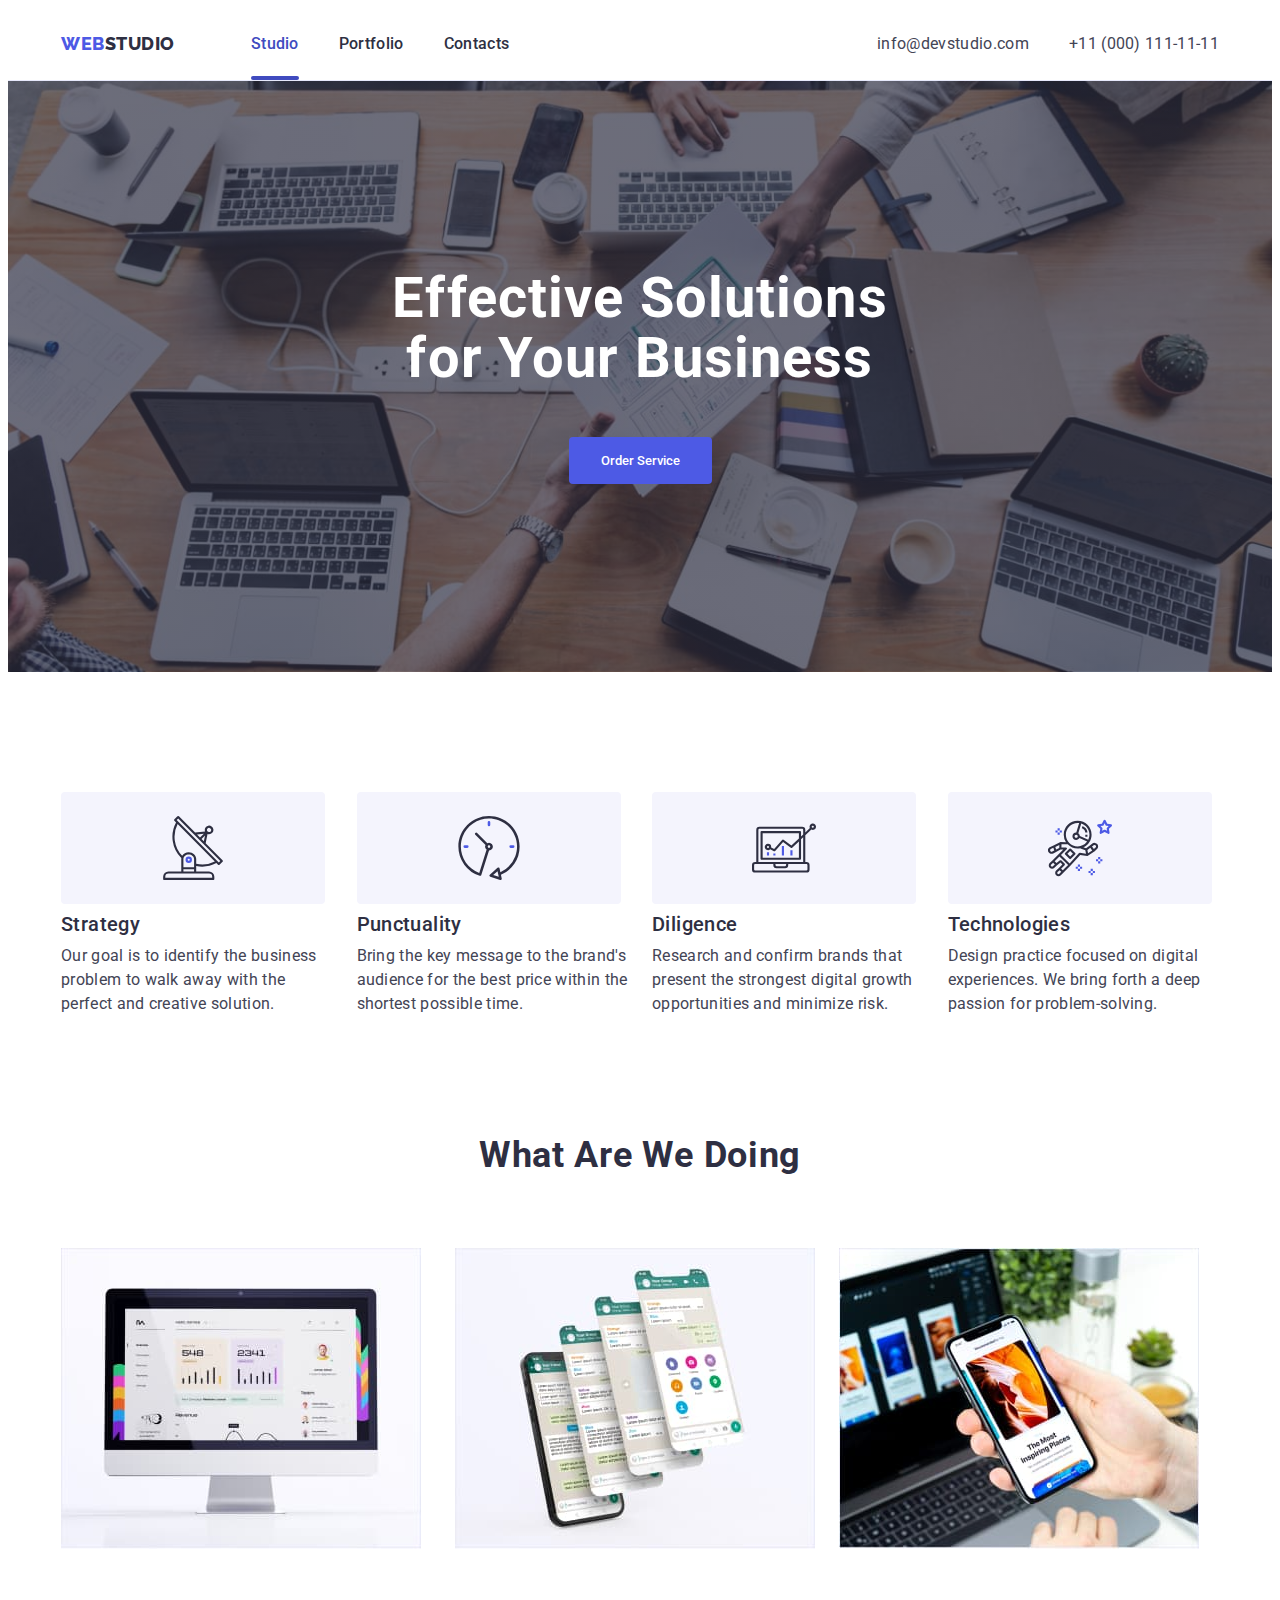
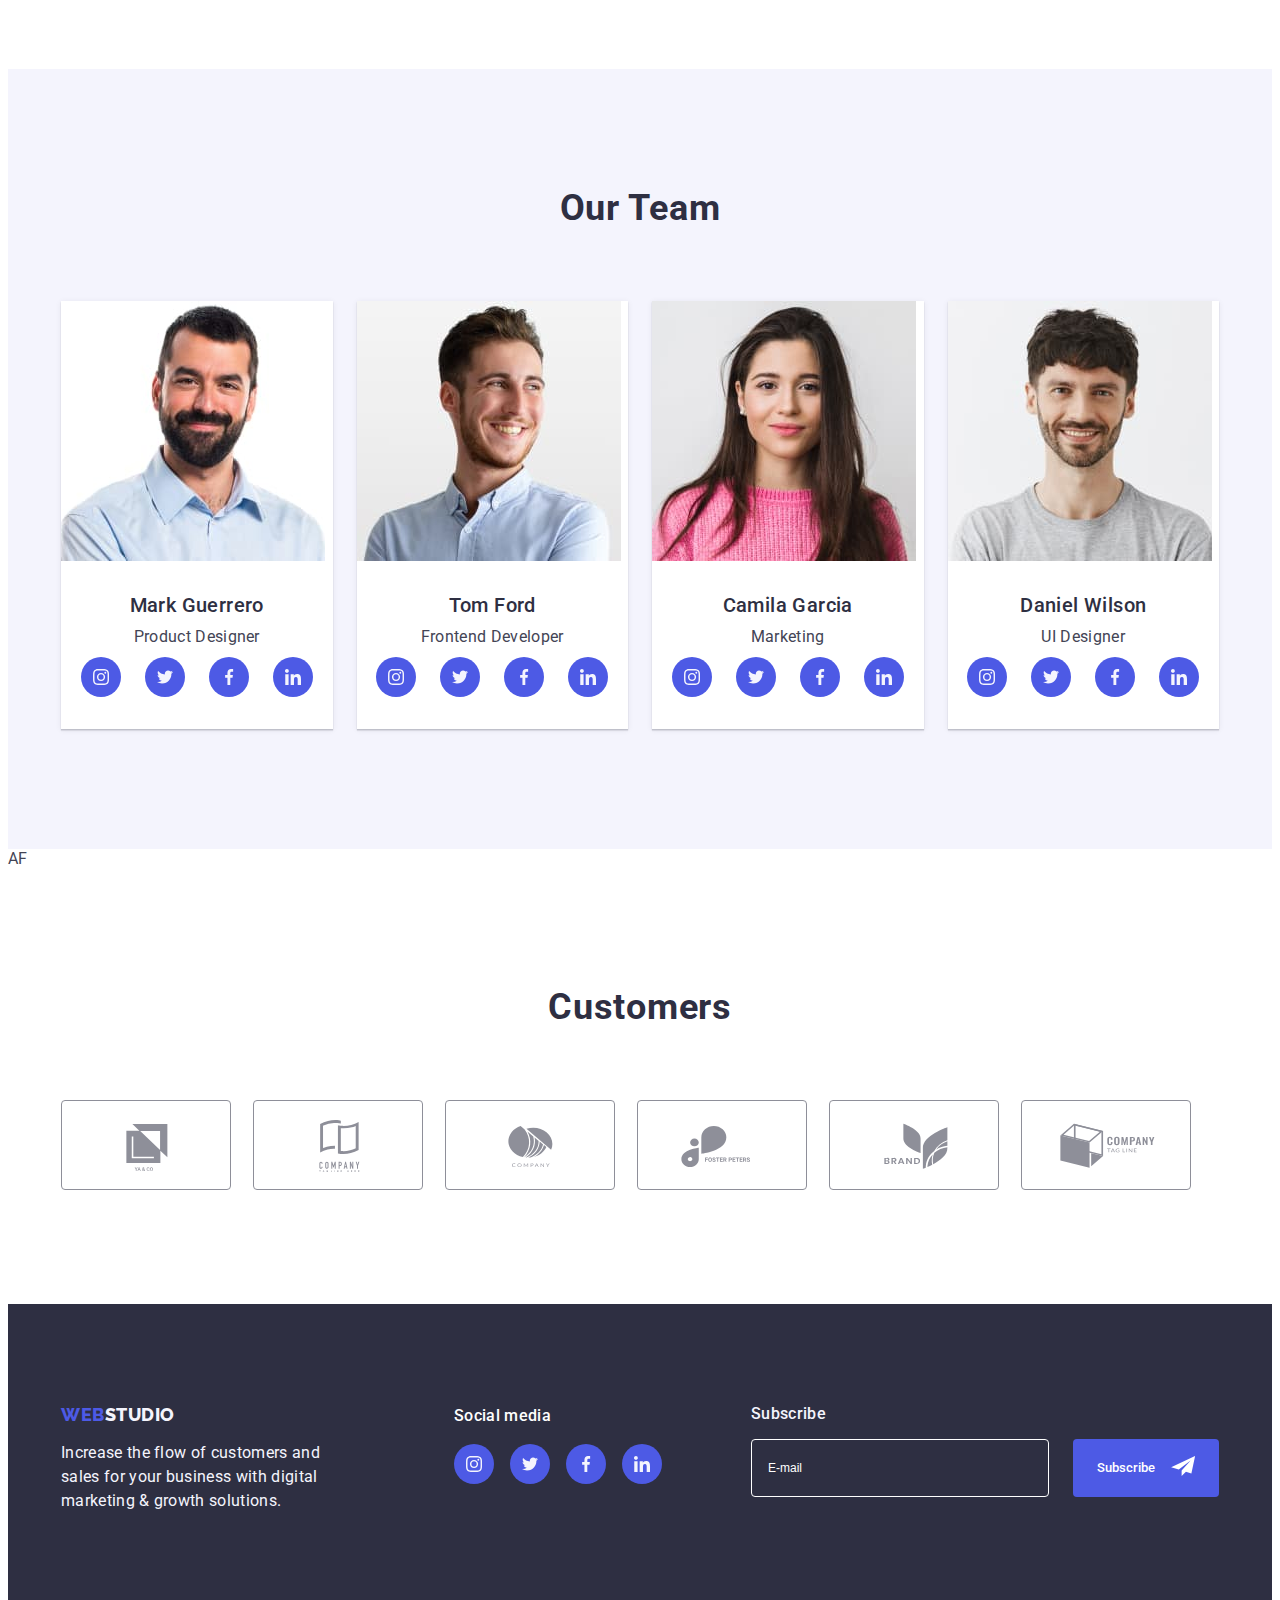
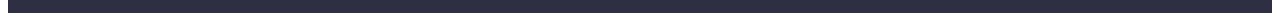
<file: index.html>
<!-- @format -->

<!DOCTYPE html>
<html lang="en">
  <head>
    <meta charset="UTF-8" />
    <meta http-equiv="X-UA-Compatible" content="IE=edge" />
    <meta name="viewport" content="width=device-width, initial-scale=1.0" />
    <title>Main Page</title>
    <link rel="preconnect" href="https://fonts.googleapis.com" />
    <link rel="preconnect" href="https://fonts.gstatic.com" crossorigin />
    <link
      href="https://fonts.googleapis.com/css2?family=Raleway:wght@800&family=Roboto:wght@400;500;700;900&display=swap"
      rel="stylesheet"
    />
    <link
      rel="stylesheet"
      href="https://cdnjs.cloudflare.com/ajax/libs/modern-normalize/1.1.0/modern-normalize.min.css"
      integrity="sha512-wpPYUAdjBVSE4KJnH1VR1HeZfpl1ub8YT/NKx4PuQ5NmX2tKuGu6U/JRp5y+Y8XG2tV+wKQpNHVUX03MfMFn9Q=="
      crossorigin="anonymous"
      referrerpolicy="no-referrer"
    />
    <link rel="stylesheet" href="./css/styles.css" />
  </head>
  <body>
    <header class="header">
      <nav>
        <div class="container main-nav">
          <a class="logo link" href="./index.html">
            Web<span class="logo-second">Studio</span></a
          >
          <ul class="navigation list">
            <li class="item">
              <a class="navigation-link link current" href="./index.html"
                >Studio</a
              >
            </li>
            <li class="item">
              <a class="navigation-link link" href="./portfolio.html"
                >Portfolio</a
              >
            </li>
            <li class="item">
              <a class="navigation-link link" href="">Contacts</a>
            </li>
          </ul>
          <address class="adress">
            <ul class="adress-list list">
              <li>
                <a class="contacts link" href="mailto:info@devstudio.com"
                  >info@devstudio.com</a
                >
              </li>
              <li>
                <a class="contacts link" href="tel:+110001111111"
                  >+11 (000) 111-11-11</a
                >
              </li>
            </ul>
          </address>
        </div>
      </nav>
    </header>
    <main>
      <section class="hero">
        <div class="container">
          <h1 class="hero-title">Effective Solutions for Your Business</h1>
          <button class="hero-btn" data-modal-open type="button">
            Order Service
          </button>
        </div>
      </section>
      <section class="company-values">
        <div class="container">
          <h2 hidden>Company values</h2>
          <ul class="company-values-list list">
            <li class="item">
              <div class="company-values-bg">
                <svg class="company-values-icon" width="64" height="64">
                  <use href="./images/symbol-defs.svg#icon-antenna"></use>
                </svg>
              </div>
              <h3 class="company-values-title">Strategy</h3>
              <p class="company-values-text">
                Our goal is to identify the business problem to walk away with
                the perfect and creative solution.
              </p>
            </li>

            <li class="item">
              <div class="company-values-bg">
                <svg class="company-values-icon" width="64" height="64">
                  <use href="./images/symbol-defs.svg#icon-clock"></use>
                </svg>
              </div>
              <h3 class="company-values-title">Punctuality</h3>
              <p class="company-values-text">
                Bring the key message to the brand's audience for the best price
                within the shortest possible time.
              </p>
            </li>

            <li class="item">
              <div class="company-values-bg">
                <svg class="company-values-icon" width="64" height="64">
                  <use href="./images/symbol-defs.svg#icon-diagram"></use>
                </svg>
              </div>
              <h3 class="company-values-title">Diligence</h3>
              <p class="company-values-text">
                Research and confirm brands that present the strongest digital
                growth opportunities and minimize risk.
              </p>
            </li>

            <li class="item">
              <div class="company-values-bg">
                <svg class="company-values-icon" width="64" height="64">
                  <use href="./images/symbol-defs.svg#icon-astronaut"></use>
                </svg>
              </div>
              <h3 class="company-values-title">Technologies</h3>
              <p class="company-values-text">
                Design practice focused on digital experiences. We bring forth a
                deep passion for problem-solving.
              </p>
            </li>
          </ul>
        </div>
      </section>
      <section class="products">
        <div class="container">
          <h2 class="products-title">What are we doing</h2>
          <ul class="products-list list">
            <li class="item">
              <img
                width="360"
                src="./images/pc.jpg"
                alt="Project on personal computer"
              />
            </li>
            <li>
              <img
                width="360"
                src="./images/messenger.jpg"
                alt="Chat bot project for messenger"
              />
            </li>
            <li>
              <img
                width="360"
                src="./images/smartphone.jpg"
                alt="Project on smartphone"
              />
            </li>
          </ul>
        </div>
      </section>
      <section class="team">
        <div class="container">
          <h2 class="team-title">Our Team</h2>
          <ul class="team-list list">
            <li class="team-item">
              <img
                width="264"
                src="./images/portreit-mark-guerrero.jpg"
                alt="portreit Mark Guerrero"
              />
              <div class="card-content">
                <h3 class="team-item-title">Mark Guerrero</h3>
                <p class="team-text">Product Designer</p>
                <ul class="soc-link-list list">
                  <li class="soc-link-item">
                    <a class="soc-link link" href="">
                      <svg class="soc-link-icon" width="16" height="16">
                        <use
                          href="./images/symbol-defs.svg#icon-instagram"
                        ></use>
                      </svg>
                    </a>
                  </li>

                  <li class="soc-link-item">
                    <a class="soc-link link" href="">
                      <svg class="soc-link-icon" width="16" height="16">
                        <use href="./images/symbol-defs.svg#icon-twitter"></use>
                      </svg>
                    </a>
                  </li>

                  <li class="soc-link-item">
                    <a class="soc-link link" href="">
                      <svg class="soc-link-icon" width="16" height="16">
                        <use
                          href="./images/symbol-defs.svg#icon-facebook"
                        ></use>
                      </svg>
                    </a>
                  </li>

                  <li class="soc-link-item">
                    <a class="soc-link link" href="">
                      <svg class="soc-link-icon" width="16" height="16">
                        <use
                          href="./images/symbol-defs.svg#icon-linkedin"
                        ></use>
                      </svg>
                    </a>
                  </li>
                </ul>
              </div>
            </li>
            <li class="team-item">
              <img
                width="264"
                src="./images/portreit-tom-ford.jpg"
                alt="portreit Tom Ford"
              />
              <div class="card-content">
                <h3 class="team-item-title">Tom Ford</h3>
                <p class="team-text">Frontend Developer</p>
                <ul class="soc-link-list list">
                  <li class="soc-link-item">
                    <a class="soc-link link" href="">
                      <svg class="soc-link-icon" width="16" height="16">
                        <use
                          href="./images/symbol-defs.svg#icon-instagram"
                        ></use>
                      </svg>
                    </a>
                  </li>
                  <li class="soc-link-item">
                    <a class="soc-link link" href="">
                      <svg class="soc-link-icon" width="16" height="16">
                        <use href="./images/symbol-defs.svg#icon-twitter"></use>
                      </svg>
                    </a>
                  </li>
                  <li class="soc-link-item">
                    <a class="soc-link link" href="">
                      <svg class="soc-link-icon" width="16" height="16">
                        <use
                          href="./images/symbol-defs.svg#icon-facebook"
                        ></use>
                      </svg>
                    </a>
                  </li>
                  <li class="soc-link-item">
                    <a class="soc-link link" href="">
                      <svg class="soc-link-icon" width="16" height="16">
                        <use
                          href="./images/symbol-defs.svg#icon-linkedin"
                        ></use>
                      </svg>
                    </a>
                  </li>
                </ul>
              </div>
            </li>
            <li class="team-item">
              <img
                width="264"
                src="./images/portreit-camila-garcia.jpg"
                alt="portreit Camila Garcia"
              />
              <div class="card-content">
                <h3 class="team-item-title">Camila Garcia</h3>
                <p class="team-text">Marketing</p>
                <ul class="soc-link-list list">
                  <li class="soc-link-item">
                    <a class="soc-link link" href="">
                      <svg class="soc-link-icon" width="16" height="16">
                        <use
                          href="./images/symbol-defs.svg#icon-instagram"
                        ></use>
                      </svg>
                    </a>
                  </li>
                  <li class="soc-link-item">
                    <a class="soc-link link" href="">
                      <svg class="soc-link-icon" width="16" height="16">
                        <use href="./images/symbol-defs.svg#icon-twitter"></use>
                      </svg>
                    </a>
                  </li>
                  <li class="soc-link-item">
                    <a class="soc-link link" href="">
                      <svg class="soc-link-icon" width="16" height="16">
                        <use
                          href="./images/symbol-defs.svg#icon-facebook"
                        ></use>
                      </svg>
                    </a>
                  </li>
                  <li class="soc-link-item">
                    <a class="soc-link link" href="">
                      <svg class="soc-link-icon" width="16" height="16">
                        <use
                          href="./images/symbol-defs.svg#icon-linkedin"
                        ></use>
                      </svg>
                    </a>
                  </li>
                </ul>
              </div>
            </li>

            <li class="team-item">
              <img
                width="264"
                src="./images/portrait-daniel-wilson.jpg"
                alt="portrait Daniel Wilson"
              />
              <div class="card-content">
                <h3 class="team-item-title">Daniel Wilson</h3>
                <p class="team-text">UI Designer</p>
                <ul class="soc-link-list list">
                  <li class="soc-link-item">
                    <a class="soc-link link" href="">
                      <svg class="soc-link-icon" width="16" height="16">
                        <use
                          href="./images/symbol-defs.svg#icon-instagram"
                        ></use>
                      </svg>
                    </a>
                  </li>
                  <li class="soc-link-item">
                    <a class="soc-link link" href="">
                      <svg class="soc-link-icon" width="16" height="16">
                        <use href="./images/symbol-defs.svg#icon-twitter"></use>
                      </svg>
                    </a>
                  </li>
                  <li class="soc-link-item">
                    <a class="soc-link link" href="">
                      <svg class="soc-link-icon" width="16" height="16">
                        <use
                          href="./images/symbol-defs.svg#icon-facebook"
                        ></use>
                      </svg>
                    </a>
                  </li>
                  <li class="soc-link-item">
                    <a class="soc-link link" href="">
                      <svg class="soc-link-icon" width="16" height="16">
                        <use
                          href="./images/symbol-defs.svg#icon-linkedin"
                        ></use>
                      </svg>
                    </a>
                  </li>
                </ul>
              </div>
            </li>
          </ul>
        </div>
      </section>
      АF
      <section class="customers">
        <div class="container">
          <h2 class="title">Customers</h2>
          <ul class="customers-list list">
            <li class="customers-item">
              <a class="customers-link link" href="">
                <svg class="customers-icon icon" width="104" height="56">
                  <use href="./images/symbol-defs.svg#icon-yaco"></use>
                </svg>
              </a>
            </li>

            <li class="customers-item">
              <a class="customers-link link" href="">
                <svg class="customers-icon icon" width="104" height="56">
                  <use
                    href="./images/symbol-defs.svg#icon-company-tagline-here"
                  ></use>
                </svg>
              </a>
            </li>

            <li class="customers-item">
              <a class="customers-link link" href="">
                <svg class="customers-icon icon" width="104" height="56">
                  <use href="./images/symbol-defs.svg#icon-company"></use>
                </svg>
              </a>
            </li>

            <li class="customers-item">
              <a class="customers-link link" href="">
                <svg class="customers-icon icon" width="104" height="56">
                  <use href="./images/symbol-defs.svg#icon-foster-peters"></use>
                </svg>
              </a>
            </li>

            <li class="customers-item">
              <a class="customers-link link" href="">
                <svg class="customers-icon icon" width="104" height="56">
                  <use href="./images/symbol-defs.svg#icon-brand"></use>
                </svg>
              </a>
            </li>

            <li class="customers-item">
              <a class="customers-link link" href="">
                <svg class="customers-icon icon" width="104" height="56">
                  <use
                    href="./images/symbol-defs.svg#icon-company-tag-line"
                  ></use>
                </svg>
              </a>
            </li>
          </ul>
        </div>
      </section>
    </main>
    <footer class="foother">
      <div class="foother-conteiner container">
        <div>
          <a class="logo link" href="./index.html">
            Web<span class="logo-footer">Studio</span></a
          >
          <p class="foother-text">
            Increase the flow of customers and sales for your business with
            digital marketing & growth solutions.
          </p>
        </div>
        <div class="social-media">
          <p class="paragraph">Social media</p>
          <ul class="soc-link-list list">
            <li class="soc-link-item">
              <a class="soc-link link" href="">
                <svg class="soc-link-icon" width="16" height="16">
                  <use href="./images/symbol-defs.svg#icon-instagram"></use>
                </svg>
              </a>
            </li>
            <li class="soc-link-item">
              <a class="soc-link link" href="">
                <svg class="soc-link-icon" width="16" height="16">
                  <use href="./images/symbol-defs.svg#icon-twitter"></use>
                </svg>
              </a>
            </li>
            <li class="soc-link-item">
              <a class="soc-link link" href="">
                <svg class="soc-link-icon" width="16" height="16">
                  <use href="./images/symbol-defs.svg#icon-facebook"></use>
                </svg>
              </a>
            </li>
            <li class="soc-link-item">
              <a class="soc-link link" href="">
                <svg class="soc-link-icon" width="16" height="16">
                  <use href="./images/symbol-defs.svg#icon-linkedin"></use>
                </svg>
              </a>
            </li>
          </ul>
        </div>

        <div class="foother-subscribe">
          <p class="foother-subscribe-title">Subscribe</p>
          <form class="foother-form">
            <input
              type="email"
              name="foother-input"
              class="foother-input"
              placeholder="E-mail"
              aria-label="E-mail"
            />
            <button type="submit" class="foother-btn">
              Subscribe
              <span>
                <svg width="24" height="20">
                  <use href="./images/symbol-defs.svg#icon-subscribe"></use>
                </svg>
              </span>
            </button>
          </form>
        </div>
      </div>
    </footer>
    <!--  MODAL -->
    <div class="backdrop is-hidden" data-modal>
      <div class="modal">
        <button class="close" data-modal-close type="button">
          <svg class="close-icon" width="8px" height="8px">
            <use href="./images/symbol-defs.svg#icon-close"></use>
          </svg>
        </button>
        <form class="form">
          <p class="modal-text">
            Leave your contacts and we will call you back
          </p>

          <label for="name" class="modal-label">Name</label>
          <div class="modal-wrapper">
            <input
              type="text"
              name="name"
              id="name"
              class="modal-input"
              required
            />
            <svg class="modal-icon" width="18" height="18">
              <use href="./images/symbol-defs.svg#icon-name"></use>
            </svg>
          </div>

          <label for="phone" class="modal-label">Phone</label>
          <div class="modal-wrapper">
            <input
              type="tel"
              name="phone"
              id="phone"
              class="modal-input"
              required
            />
            <svg class="modal-icon" width="18" height="24">
              <use href="./images/symbol-defs.svg#icon-phone"></use>
            </svg>
          </div>

          <label for="email" class="modal-label">Email</label>
          <div class="modal-wrapper">
            <input
              type="email"
              name="email"
              id="email"
              class="modal-input"
              required
            />
            <svg class="modal-icon" width="18" height="24">
              <use href="./images/symbol-defs.svg#icon-email"></use>
            </svg>
          </div>

          <label for="comment" class="modal-label">Comment</label>
          <div class="modal-wrapper">
            <textarea
              name="comment"
              id="comment"
              class="modal-coments"
              placeholder="Text input"
            ></textarea>
          </div>

          <div class="modal-field">
            <input
              type="checkbox"
              name="privacy"
              id="privacy"
              class="input-check visualy-hidden"
              value="true"
              required
            />
            <label for="privacy" class="label-privacy">
              <span>
                <svg class="check-icon" width="10" height="8">
                  <use href="./images/symbol-defs.svg#icon-check"></use>
                </svg>
              </span>
              I accept the terms and conditions of the
              <a href="" class="link-privacy">Privacy Policy</a>
            </label>
          </div>

          <button type="submit" class="modal-btn">Send</button>
        </form>
      </div>
    </div>
    <script src="./js/modal.js"></script>
  </body>
</html>
</file>
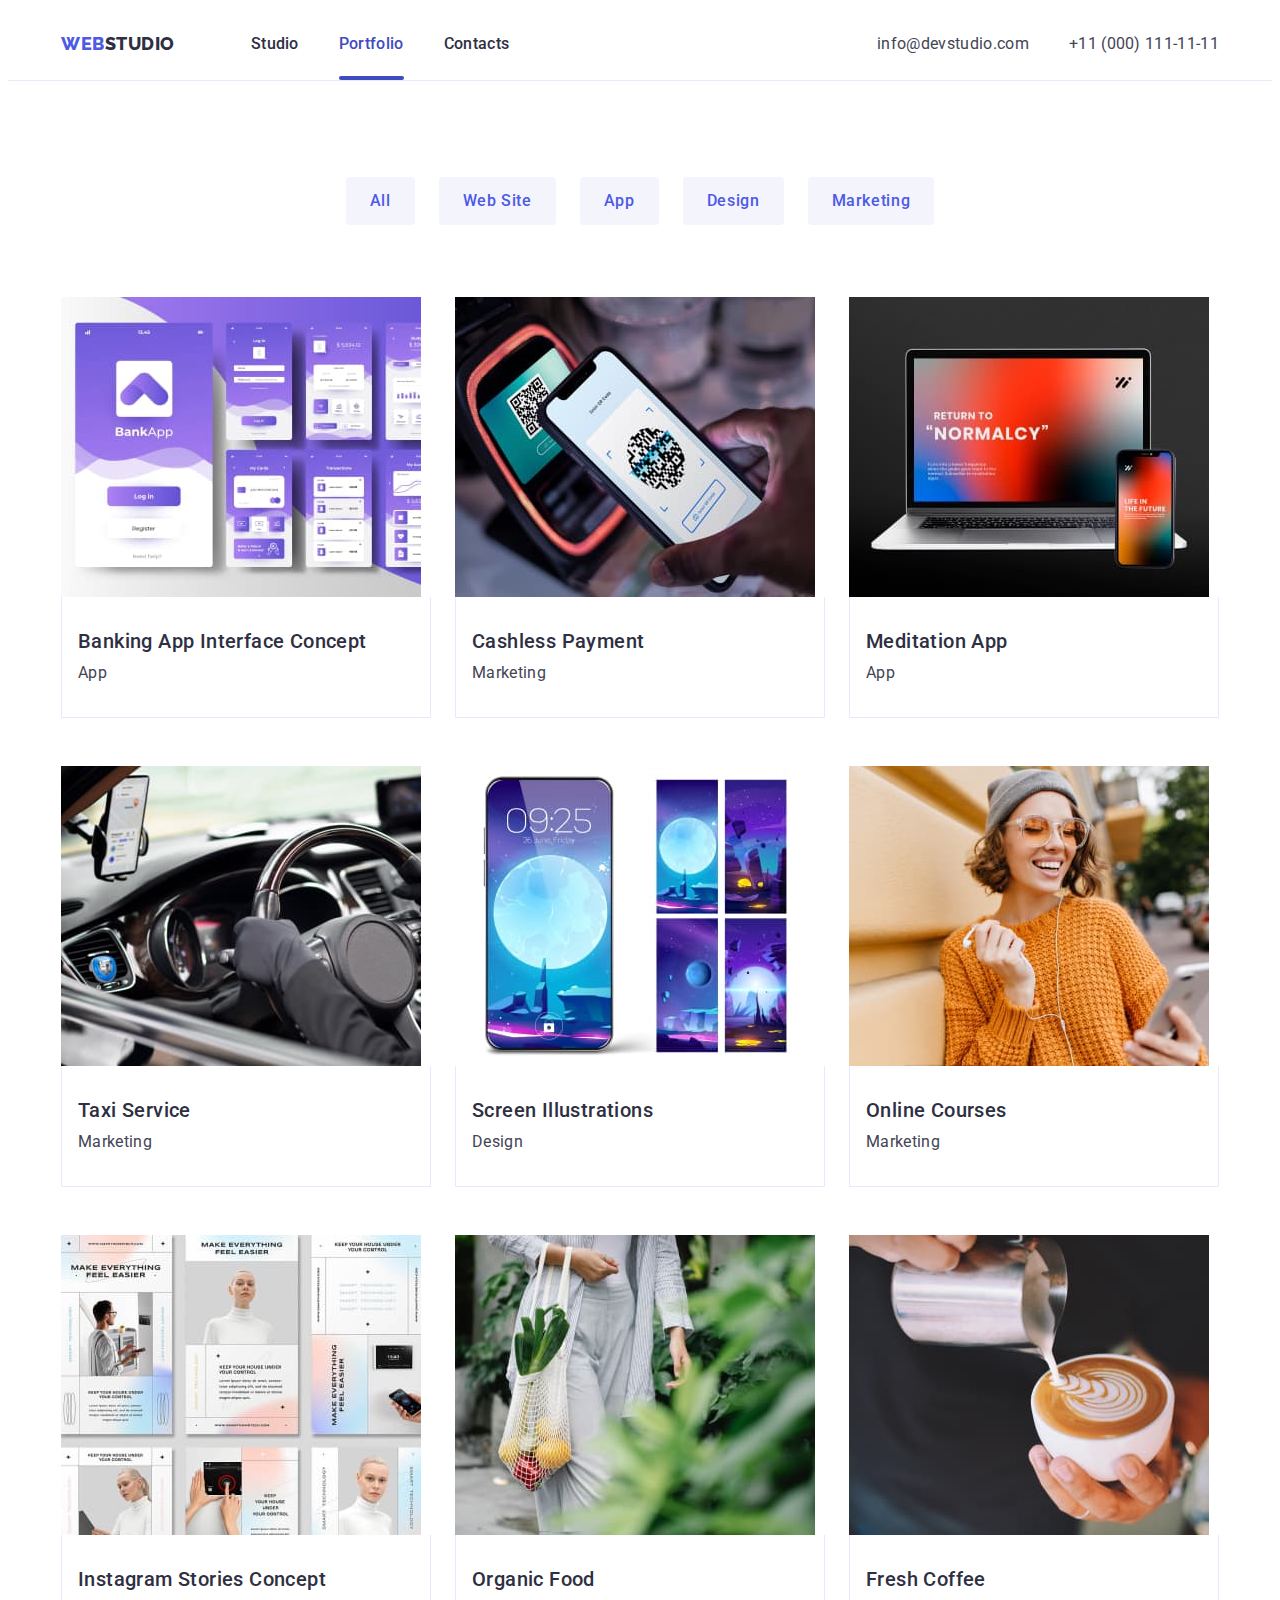
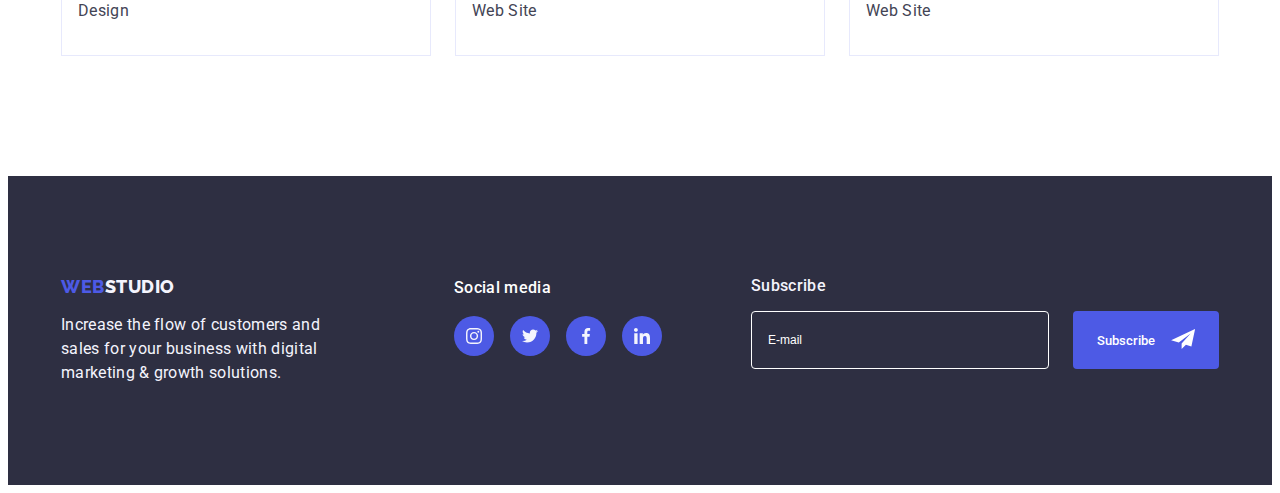
<file: portfolio.html>
<!-- @format -->

<!DOCTYPE html>
<html lang="en">
  <head>
    <meta charset="UTF-8" />
    <meta http-equiv="X-UA-Compatible" content="IE=edge" />
    <meta name="viewport" content="width=device-width, initial-scale=1.0" />
    <title>Main Page</title>
    <link rel="preconnect" href="https://fonts.googleapis.com" />
    <link rel="preconnect" href="https://fonts.gstatic.com" crossorigin />
    <link
      href="https://fonts.googleapis.com/css2?family=Raleway:wght@800&family=Roboto:wght@400;500;700;900&display=swap"
      rel="stylesheet"
    />
    <link
      rel="stylesheet"
      href="https://cdnjs.cloudflare.com/ajax/libs/modern-normalize/1.1.0/modern-normalize.min.css"
      integrity="sha512-wpPYUAdjBVSE4KJnH1VR1HeZfpl1ub8YT/NKx4PuQ5NmX2tKuGu6U/JRp5y+Y8XG2tV+wKQpNHVUX03MfMFn9Q=="
      crossorigin="anonymous"
      referrerpolicy="no-referrer"
    />
    <link rel="stylesheet" href="./css/styles.css" />
  </head>
  <body>
    <header class="header">
      <!-- <div class="container"> -->
      <nav>
        <div class="container main-nav">
          <a class="logo link" href="./index.html">
            Web<span class="logo-second">Studio</span></a
          >
          <ul class="navigation list">
            <li class="item">
              <a class="navigation-link link" href="./index.html">Studio</a>
            </li>
            <li class="item">
              <a class="navigation-link link current" href="./portfolio.html"
                >Portfolio</a
              >
            </li>
            <li class="item">
              <a class="navigation-link link" href="">Contacts</a>
            </li>
          </ul>
          <address class="adress">
            <ul class="adress-list list">
              <li>
                <a class="contacts link" href="mailto:info@devstudio.com"
                  >info@devstudio.com</a
                >
              </li>
              <li>
                <a class="contacts link" href="tel:+110001111111"
                  >+11 (000) 111-11-11</a
                >
              </li>
            </ul>
          </address>
        </div>
      </nav>
      <!-- </div> -->
    </header>
    <main>
      <!-- filters -->
      <section class="portfolio">
        <div class="container">
          <h1 hidden>portfolio</h1>
          <ul class="filters-list list">
            <li><button class="filters-btn" type="button">All</button></li>
            <li><button class="filters-btn" type="button">Web Site</button></li>
            <li><button class="filters-btn" type="button">App</button></li>
            <li><button class="filters-btn" type="button">Design</button></li>
            <li>
              <button class="filters-btn" type="button">Marketing</button>
            </li>
          </ul>
          <ul class="portfolio-list list">
            <li class="item">
              <a class="portfolio-link link" href="">
                <div class="text-overlay-wrap">
                  <img
                    src="./images/banking-app.jpg"
                    alt="banking app"
                    width="360"
                    height="300"
                  />
                  <p class="text-overlay">
                    14 Stylish and User-Friendly App Design Concepts · Task
                    Manager App · Calorie Tracker App · Exotic Fruit Ecommerce
                    App · Cloud Storage App
                  </p>
                </div>
                <div class="card">
                  <h2 class="card-title">Banking App Interface Concept</h2>
                  <p class="portfolio-text">App</p>
                </div>
              </a>
            </li>

            <li class="item">
              <a class="portfolio-link link" href="">
                <div class="text-overlay-wrap">
                  <img
                    src="./images/cashless-payment.jpg"
                    alt="cashless payment"
                    width="360"
                    height="300"
                  />
                  <p class="text-overlay">
                    14 Stylish and User-Friendly App Design Concepts · Task
                    Manager App · Calorie Tracker App · Exotic Fruit Ecommerce
                    App · Cloud Storage App
                  </p>
                </div>
                <div class="card">
                  <h2 class="card-title">Cashless Payment</h2>
                  <p class="portfolio-text">Marketing</p>
                </div>
              </a>
            </li>

            <li class="item">
              <a class="portfolio-link link" href="">
                <div class="text-overlay-wrap">
                  <img
                    src="./images/meditation-app.jpg"
                    alt="meditation app"
                    width="360"
                    height="300"
                  />
                  <p class="text-overlay">
                    14 Stylish and User-Friendly App Design Concepts · Task
                    Manager App · Calorie Tracker App · Exotic Fruit Ecommerce
                    App · Cloud Storage App
                  </p>
                </div>
                <div class="card">
                  <h2 class="card-title">Meditation App</h2>
                  <p class="portfolio-text">App</p>
                </div>
              </a>
            </li>

            <li class="item">
              <a class="portfolio-link link" href="">
                <div class="text-overlay-wrap">
                  <img
                    src="./images/taxi-srvices.jpg"
                    alt="taxi srvices"
                    width="360"
                    height="300"
                  />
                  <p class="text-overlay">
                    14 Stylish and User-Friendly App Design Concepts · Task
                    Manager App · Calorie Tracker App · Exotic Fruit Ecommerce
                    App · Cloud Storage App
                  </p>
                </div>
                <div class="card">
                  <h2 class="card-title">Taxi Service</h2>
                  <p class="portfolio-text">Marketing</p>
                </div>
              </a>
            </li>

            <li class="item">
              <a class="portfolio-link link" href="">
                <div class="text-overlay-wrap">
                  <img
                    src="./images/screen-illustrations.jpg"
                    alt="screen illustrations"
                    width="360"
                    height="300"
                  />
                  <p class="text-overlay">
                    14 Stylish and User-Friendly App Design Concepts · Task
                    Manager App · Calorie Tracker App · Exotic Fruit Ecommerce
                    App · Cloud Storage App
                  </p>
                </div>
                <div class="card">
                  <h2 class="card-title">Screen Illustrations</h2>
                  <p class="portfolio-text">Design</p>
                </div>
              </a>
            </li>

            <li class="item">
              <a class="portfolio-link link" href="">
                <div class="text-overlay-wrap">
                  <img
                    src="./images/online-courses.jpg"
                    alt="online courses"
                    width="360"
                    height="300"
                  />
                  <p class="text-overlay">
                    14 Stylish and User-Friendly App Design Concepts · Task
                    Manager App · Calorie Tracker App · Exotic Fruit Ecommerce
                    App · Cloud Storage App
                  </p>
                </div>
                <div class="card">
                  <h2 class="card-title">Online Courses</h2>
                  <p class="portfolio-text">Marketing</p>
                </div>
              </a>
            </li>

            <li class="item">
              <a class="portfolio-link link" href="">
                <div class="text-overlay-wrap">
                  <img
                    src="./images/instagram.jpg"
                    alt="instagram stories"
                    width="360"
                    height="300"
                  />
                  <p class="text-overlay">
                    14 Stylish and User-Friendly App Design Concepts · Task
                    Manager App · Calorie Tracker App · Exotic Fruit Ecommerce
                    App · Cloud Storage App
                  </p>
                </div>
                <div class="card">
                  <h2 class="card-title">Instagram Stories Concept</h2>
                  <p class="portfolio-text">Design</p>
                </div>
              </a>
            </li>

            <li class="item">
              <a class="portfolio-link link" href="">
                <div class="text-overlay-wrap">
                  <img
                    src="./images/organic-food.jpg"
                    alt="organic food"
                    width="360"
                    height="300"
                  />
                  <p class="text-overlay">
                    14 Stylish and User-Friendly App Design Concepts · Task
                    Manager App · Calorie Tracker App · Exotic Fruit Ecommerce
                    App · Cloud Storage App
                  </p>
                </div>
                <div class="card">
                  <h2 class="card-title">Organic Food</h2>
                  <p class="portfolio-text">Web Site</p>
                </div>
              </a>
            </li>

            <li class="item">
              <a class="portfolio-link link" href="">
                <div class="text-overlay-wrap">
                  <img
                    src="./images/coffee.jpg"
                    alt="coffee"
                    width="360"
                    height="300"
                  />
                  <p class="text-overlay">
                    14 Stylish and User-Friendly App Design Concepts · Task
                    Manager App · Calorie Tracker App · Exotic Fruit Ecommerce
                    App · Cloud Storage App
                  </p>
                </div>
                <div class="card">
                  <h2 class="card-title">Fresh Coffee</h2>
                  <p class="portfolio-text">Web Site</p>
                </div>
              </a>
            </li>
          </ul>
        </div>
      </section>
    </main>
    <footer class="foother">
      <div class="foother-conteiner container">
        <div>
          <a class="logo link" href="./index.html">
            Web<span class="logo-footer">Studio</span></a
          >
          <p class="foother-text">
            Increase the flow of customers and sales for your business with
            digital marketing & growth solutions.
          </p>
        </div>
        <div class="social-media">
          <p class="paragraph">Social media</p>
          <ul class="soc-link-list list">
            <li class="soc-link-item">
              <a class="soc-link link" href="">
                <svg class="soc-link-icon" width="16" height="16">
                  <use href="./images/symbol-defs.svg#icon-instagram"></use>
                </svg>
              </a>
            </li>
            <li class="soc-link-item">
              <a class="soc-link link" href="">
                <svg class="soc-link-icon" width="16" height="16">
                  <use href="./images/symbol-defs.svg#icon-twitter"></use>
                </svg>
              </a>
            </li>
            <li class="soc-link-item">
              <a class="soc-link link" href="">
                <svg class="soc-link-icon" width="16" height="16">
                  <use href="./images/symbol-defs.svg#icon-facebook"></use>
                </svg>
              </a>
            </li>
            <li class="soc-link-item">
              <a class="soc-link link" href="">
                <svg class="soc-link-icon" width="16" height="16">
                  <use href="./images/symbol-defs.svg#icon-linkedin"></use>
                </svg>
              </a>
            </li>
          </ul>
        </div>

        <div class="foother-subscribe">
          <p class="foother-subscribe-title">Subscribe</p>
          <form class="foother-form">
            <input
              type="email"
              name="foother-input"
              class="foother-input"
              placeholder="E-mail"
              aria-label="E-mail"
            />
            <button type="submit" class="foother-btn">
              Subscribe
              <span>
                <svg width="24" height="20">
                  <use href="./images/symbol-defs.svg#icon-subscribe"></use>
                </svg>
              </span>
            </button>
          </form>
        </div>
      </div>
    </footer>
  </body>
</html>
</file>
<file: css/styles.css>
/** @format */

:root {
  --primery-text-color: #434455;
  --hover-color: #404bbf;
  --accent-color: #4d5ae5;
  --hero-text: #ffffff;
  --title: #2e2f42;
  --foother-text: #f4f4fd;
  --color-border: #e7e9fc;
  --bg-gradient: linear-gradient(rgba(46, 47, 66, 0.7), rgba(46, 47, 66, 0.7));
  --border: rgba(142, 143, 153, 1);
  --clients: #8e8f99;
  --footer-hover: rgba(49, 208, 170, 1);
  --backdrop: rgba(46, 47, 66, 0.4);
  --modal-background: #fcfcfc;
  --close: #e7e9fc;
}

body {
  font-family: "Roboto", sans-serif;
  letter-spacing: 0.02em;
  color: var(--primery-text-color);
  background: var(--hero-text);
}

h1,
h2,
h3,
h4,
h5,
h6,
p {
  margin: 0;
}
ul {
  margin: 0;
  padding-left: 0;
}

img {
  display: block;
}

.list {
  text-decoration: none;
}
.link {
  text-decoration: none;
}

.container {
  width: 1158px;
  padding-left: 15px;
  padding-right: 15px;
  margin: 0 auto;
}

.visualy-hidden {
  position: absolute;
  width: 1px;
  height: 1px;
  margin: -1px;
  border: 0;
  padding: 0;
  white-space: nowrap;
  clip-path: inset(100%);
  clip: rect(0 0 0 0);
  overflow: hidden;
}

/* ----------HEADER----------------------- */
header {
  border-bottom: 1px solid var(--color-border);
}

.header .container {
  display: flex;
}

.logo {
  font-family: "Raleway", sans-serif;
  font-weight: 800;
  font-size: 18px;
  line-height: 1.17;
  letter-spacing: 0.03em;
  text-transform: uppercase;
  text-decoration: none;
  color: var(--accent-color);
  word-spacing: -5px;
}

.logo-second {
  color: var(--title);
}
.list {
  list-style: none;
}

.navigation,
.adress-list {
  list-style-type: none;
}

.main-nav {
  display: flex;
  align-items: center;
}

.navigation {
  display: flex;
  margin-left: 76px;
}
.navigation .item + .item {
  margin-left: 40px;
}

.adress {
  font-style: normal;
  margin-left: auto;
}

.navigation-link {
  display: block;
  padding: 24px 0 24px 0;

  font-weight: 500;
  font-size: 16px;
  line-height: 1.5;
  letter-spacing: 0.02em;
  color: var(--title);
  transition-property: color;
  transition-duration: 250ms;
  transition-timing-function: cubic-bezier(0.4, 0, 0.2, 1);
}

.adress-list {
  display: flex;
  gap: 0 40px;
}

.contacts {
  font-style: normal;
  text-decoration: none;
  line-height: 1.5;
  color: var(--primery-text-color);
  transition-property: color;
  transition-duration: 250ms;
  transition-timing-function: cubic-bezier(0.4, 0, 0.2, 1);
}

.contacts:hover,
.contacts:focus,
.navigation-link:hover,
.navigation-link:focus {
  color: var(--hover-color);
}

.current {
  position: relative;
  color: var(--hover-color);
}

.current::after {
  position: absolute;
  left: 0;
  bottom: 0;
  content: "";
  width: 100%;
  height: 4px;
  border-radius: 2px;
  background-color: var(--hover-color);
}
/* ----------------HERO------------------------ */
.hero-btn {
  display: block;
  margin: 0 auto;
  border: transparent;
  padding: 16px 32px;
  background-color: var(--accent-color);
  color: var(--hero-text);
  font-family: "Roboto", sans-serif;
  font-weight: 500;
  cursor: pointer;
  border-radius: 4px;
  transition-property: background-color;
  transition-duration: 250ms;
  transition-timing-function: cubic-bezier(0.4, 0, 0.2, 1);
}

.hero-btn:hover,
.hero-btn:focus {
  background-color: var(--hover-color);
}

.hero {
  background-color: var(--title);
  background-image: var(--bg-gradient), url(../images/hero-bg.jpg);
  background-repeat: no-repeat;
  background-position: center;
  background-size: cover;
  padding: 188px 0;
  max-width: 1440px;
}
.hero-title {
  width: 496px;
  font-size: 56px;
  line-height: 1.07;
  color: var(--hero-text);
  text-align: center;
  letter-spacing: 0.02em;
  margin: 0 auto 48px auto;
}

/* ------------------Company values-------------- */
.company-values {
  padding-top: 120px;
  padding-bottom: 120px;
}

.company-values-list {
  display: flex;
  gap: 0 24px;
  list-style-type: none;
  line-height: 1.5;
}

.company-values-list > .item {
  width: calc((100% - 72px) / 4);
}

.company-values-title {
  margin-bottom: 8px;
  font-weight: 500;
  font-size: 20px;
  line-height: 1.2;
  letter-spacing: 0.02em;
  color: var(--title);
}
.company-values-text {
  color: var(--primery-text-color);
}

.company-values-bg {
  display: flex;
  justify-content: center;
  align-items: center;
  width: 264px;
  height: 112px;
  background-color: var(--foother-text);
  margin-bottom: 8px;
  border-radius: 4px;
}

/* --------------products and team---------------------- */

.products {
  padding-bottom: 120px;
}

.products-list {
  display: flex;
  gap: 0 24px;
  list-style-type: none;
}
.products .item {
  width: calc((100% - 48px) / 3);
}

.team-list {
  display: flex;
  gap: 0 24px;
  list-style-type: none;
}

.team .team-item {
  background-color: var(--hero-text);
  align-items: center;
  width: calc((100% - 72px) / 4);
}

.team {
  background-color: var(--foother-text);
  padding-top: 120px;
  padding-bottom: 120px;
}

.team .card-content {
  padding: 32px 0;
}
.products-title,
.team-title,
.customers .title {
  font-size: 36px;
  line-height: 1.11;
  text-align: center;
  text-transform: capitalize;
  letter-spacing: 0.02em;
  color: var(--title);
  margin-bottom: 72px;
}

.team-item {
  box-shadow: 0px 1px 6px rgba(46, 47, 66, 0.08),
    0px 1px 1px rgba(46, 47, 66, 0.16), 0px 2px 1px rgba(46, 47, 66, 0.08);
}

.team-item-title {
  margin-bottom: 8px;
  text-align: center;
  font-weight: 500;
  font-size: 20px;
  line-height: 1.2;
  letter-spacing: 0.02em;
  color: var(--title);
}
.team-text {
  text-align: center;
  line-height: 1.5;
  margin-bottom: 8px;
}

.soc-link-list {
  display: flex;
  justify-content: center;
  gap: 24px;
}

.soc-link-item {
  width: 40px;
  height: 40px;
}

.soc-link {
  width: 100%;
  height: 100%;
  border-radius: 50%;
  background-color: var(--accent-color);
  display: flex;
  align-items: center;
  justify-content: center;
  transition-property: background-color;
  transition-duration: 250ms;
  transition-timing-function: cubic-bezier(0.4, 0, 0.2, 1);
}

.soc-link:hover,
.soc-link:focus {
  background-color: var(--hover-color);
}
/*------------ customers---------------- */
.customers {
  padding-top: 120px;
  padding-bottom: 116px;
}

.customers .list {
  display: flex;
  gap: 24px;
}

.customers-item {
  width: 168px;
  height: 88px;
}
.customers-link {
  display: flex;
  width: 100%;
  height: 100%;
  border: 1px solid var(--border);
  border-radius: 4px;
  align-items: center;
  justify-content: center;
  transition-property: border-color;
  transition-duration: 250ms;
  transition-timing-function: cubic-bezier(0.4, 0, 0.2, 1);
}

.customers-icon {
  fill: var(--clients);
  transition-property: fill;
  transition-duration: 250ms;
  transition-timing-function: cubic-bezier(0.4, 0, 0.2, 1);
}

.customers-link:hover,
.customers-link:focus {
  border-color: var(--hover-color);
}

.customers-link:hover .customers-icon,
.customers-link:focus .customers-icon {
  fill: var(--hover-color);
}

/* -------foother------------ */
.foother {
  color: var(--foother-text);
  background-color: var(--title);
  padding-top: 100px;
  padding-bottom: 100px;
}

.logo-footer {
  color: var(--foother-text);
}
.foother-text {
  line-height: 1.5;
  margin-top: 16px;
  width: 264px;
}

.foother-conteiner {
  display: flex;
  justify-content: space-between;
}

.social-media {
  margin-left: 120px;
}

.social-media .paragraph {
  font-weight: 500;
  font-size: 16px;
  line-height: 1.5;
  color: var(--hero-text);
}
.foother .soc-link-list {
  margin-top: 16px;
  gap: 16px;
}

.foother .soc-link:hover,
.foother .soc-link:focus {
  background-color: var(--footer-hover);
}

.foother-subscribe-title{
  font-weight: 500;
}

.foother-subscribe {
  margin-left: 80px;
}

.foother-form {
  margin-top: 16px;
  display: flex;
  gap: 24px;
}

.foother-input {
  color: var(--hero-text);
  padding: 8px 16px;
  width: 264px;
  height: 40px;
  background-color: transparent;
  border: 1px solid var(--hero-text);
  border-radius: 4px;
  font-size: 12px;
  line-height: 2;
}

.foother-input::placeholder {
  color: var(--hero-text);
  font-size: 12px;
  line-height: 2;
}

.foother-btn {
  padding: 8px 24px;
  display: flex;
  align-items: center;
  justify-items: center;
  cursor: pointer;
  font-family: inherit;
  font-weight: 500;
  color: var(--hero-text);
  background-color: var(--accent-color);
  gap: 16px;
  fill: var(--hero-text);
  border-radius: 4px;
  border: transparent;
  transition-property: border-color;
  transition-duration: 250ms;
  transition-timing-function: cubic-bezier(0.4, 0, 0.2, 1);
}

.foother-btn:hover,
.foother-btn:focus {
  background-color: var(--hover-color);
}

/* --------------   P O R T F O L I O -------------- */
.portfolio {
  padding-top: 96px;
  padding-bottom: 120px;
}

.filters-list {
  display: flex;
  gap: 0 24px;
  margin-bottom: 72px;
  justify-content: center;
}

.filters-list {
  list-style-type: none;
}
.portfolio-list {
  display: flex;
  flex-wrap: wrap;
  gap: 48px 24px;
  list-style-type: none;
}

.filters-btn {
  padding: 12px 24px;
  border-radius: 4px;
  border: transparent;
  background-color: var(--foother-text);
  color: var(--accent-color);
  font-weight: 500;
  font-family: "Roboto", sans-serif;
  font-size: 16px;
  line-height: 1.5;
  letter-spacing: 0.04em;
  cursor: pointer;
  transition-property: background-color, color, box-shadow;
  transition-duration: 250ms;
  transition-timing-function: cubic-bezier(0.4, 0, 0.2, 1);
}

.filters-btn:hover,
.filters-btn:focus {
  background-color: var(--hover-color);
  color: var(--hero-text);
  box-shadow: 0px 3px 1px rgba(0, 0, 0, 0.1), 0px 2px 1px rgba(0, 0, 0, 0.08),
    0px 2px 2px rgba(0, 0, 0, 0.12);
}
.filters-list {
  color: var(--accent-color);
}

.card-title {
  margin-bottom: 8px;
  font-weight: 500;
  font-size: 20px;
  line-height: 1.2;
  letter-spacing: 0.02em;
  color: var(--title);
}

.portfolio-list {
  line-height: 1.5;
}

.portfolio-list .item {
  box-sizing: border-box;
  width: calc((100% - 48px) / 3);
}

.portfolio-list .card {
  border: 1px solid var(--color-border);
  border-top: none;
  padding: 32px 16px 32px 16px;
}

.portfolio-text {
  line-height: 1.5;
  color: var(--primery-text-color);
}

.portfolio-link {
  display: block;
  transition-property: box-shadow;
  transition-duration: 250ms;
  transition-timing-function: cubic-bezier(0.4, 0, 0.2, 1);
}

.portfolio-link:hover,
.portfolio-link:focus {
  box-shadow: 0px 1px 6px rgba(46, 47, 66, 0.08),
    0px 1px 1px rgba(46, 47, 66, 0.16), 0px 2px 1px rgba(46, 47, 66, 0.08);
}
.text-overlay-wrap {
  position: relative;
  overflow: hidden;
}

.text-overlay {
  position: absolute;
  top: 0;
  font-size: 16px;
  color: var(--foother-text);
  background-color: var(--accent-color);
  padding: 40px 32px;
  height: 100%;
  transform: translateY(100%);
  transition-property: transform;
  transition-duration: 250ms;
  transition-timing-function: cubic-bezier(0.4, 0, 0.2, 1);
  overflow: auto;
}

.portfolio-link:hover .text-overlay,
.portfolio-link:focus .text-overlay {
  transform: translateY(0);
}

.backdrop {
  position: fixed;
  top: 0;
  width: 100%;
  height: 100%;
  background-color: var(--backdrop);
  transition: opacity 250ms linear, visibility 250ms linear;
}

/*            MODAL         */

.modal {
  width: 408px;
  min-height: 576px;
  position: absolute;
  top: 50%;
  left: 50%;
  transform: translate(-50%, -50%) scale(1);
  background-color: var(--modal-background);
  box-shadow: 0px 1px 1px rgba(0, 0, 0, 0.14), 0px 1px 3px rgba(0, 0, 0, 0.12),
    0px 2px 1px rgba(0, 0, 0, 0.2);
  border-radius: 4px;
  transition: transform 400ms linear;
}

.backdrop.is-hidden .modal {
  transform: translate(-100%, 0) scale(0);
}

.close {
  position: absolute;
  cursor: pointer;
  right: 24px;
  top: 24px;
  width: 24px;
  height: 24px;

  background-color: var(--close);
  border: 1px solid rgba(0, 0, 0, 0.1);
  border-radius: 50%;
}

.close-icon {
  position: absolute;
  transform: translate(-50%, -50%);
}

.close:hover,
.close:focus {
  background-color: var(--hover-color);
  fill: var(--hero-text);
}

.is-hidden {
  opacity: 0;
  visibility: hidden;
  pointer-events: none;
}
.form {
  padding: 72px 24px 24px 24px;
}

.modal-text {
  text-align: center;
  font-weight: 500;
  line-height: 1.5;
  margin-bottom: 16px;
  letter-spacing: 0.02em;
  color: var(--title);
}

.modal-label {
  display: block;
  font-size: 12px;
  line-height: 1.17;
  letter-spacing: 0.04em;
  color: var(--clients);
  margin-bottom: 4px;
}

.modal-input {
  width: 360px;
  height: 40px;
  box-sizing: border-box;
  border: 1px solid rgba(46, 47, 66, 0.4);
  border-radius: 4px;
  padding: 0 10px 0 38px;
  outline: transparent;
  transition-property: fill, border-color;
  transition-duration: 250ms;
  transition-timing-function: cubic-bezier(0.4, 0, 0.2, 1);
}

.modal-coments {
  width: 360px;
  height: 120px;
  font-size: 12px;
  box-sizing: border-box;
  border: 1px solid rgba(46, 47, 66, 0.4);
  border-radius: 4px;
  padding: 8px 10px 8px 16px;
  outline: transparent;
  resize: none;
  transition-property: fill, border-color;
  transition-duration: 250ms;
  transition-timing-function: cubic-bezier(0.4, 0, 0.2, 1);
}

.modal-input:focus,
.modal-coments:focus {
  border-color: var(--accent-color);
  fill: var(--accent-color);
}

.modal-wrapper {
  position: relative;
  margin-bottom: 8px;
}

.modal-icon {
  position: absolute;
  left: 16px;
  bottom: 50%;
  transform: translateY(+50%);
  fill: var(--title);
  transition-property: fill;
  transition-duration: 250ms;
  transition-timing-function: cubic-bezier(0.4, 0, 0.2, 1);
}
.modal-input:focus + .modal-icon {
  fill: var(--accent-color);
}

.label-privacy {
  font-size: 12px;
  line-height: 1.17;
  letter-spacing: 0.04em;
  color: var(--clients);
}

.link-privacy {
  color: var(--accent-color);
}

.label-privacy span {
  display: inline-flex;
  align-items: center;
  justify-content: center;
  width: 16px;
  height: 16px;
  border: 1px solid rgba(46, 47, 66, 0.4);
  border-radius: 2px;
  margin: 0 8px 24px 0;
  fill: transparent;
  transition-property: border-color;
  transition-duration: 250ms;
  transition-timing-function: cubic-bezier(0.4, 0, 0.2, 1);
}

.input-check:checked + .label-privacy span {
  fill: var(--foother-text);
  background-color: var(--hover-color);
  border: transparent;
}

.input-check:focus + .label-privacy span {
  border-color: var(--accent-color);
}

.modal-btn {
  margin-left: calc((100% - 169px) / 2);
  width: 169px;
  height: 56px;
  padding: 16px 32px;
  cursor: pointer;
  font-family: inherit;
  color: var(--hero-text);
  background-color: var(--accent-color);
  border: none;
  border-radius: 4px;
  box-shadow: 0px 4px 4px rgba(0, 0, 0, 0.15);
  transition-property: border-color;
  transition-duration: 250ms;
  transition-timing-function: cubic-bezier(0.4, 0, 0.2, 1);
}
.modal-btn:hover,
.modal-btn:focus {
  background-color: var(--hover-color);
}
</file>
